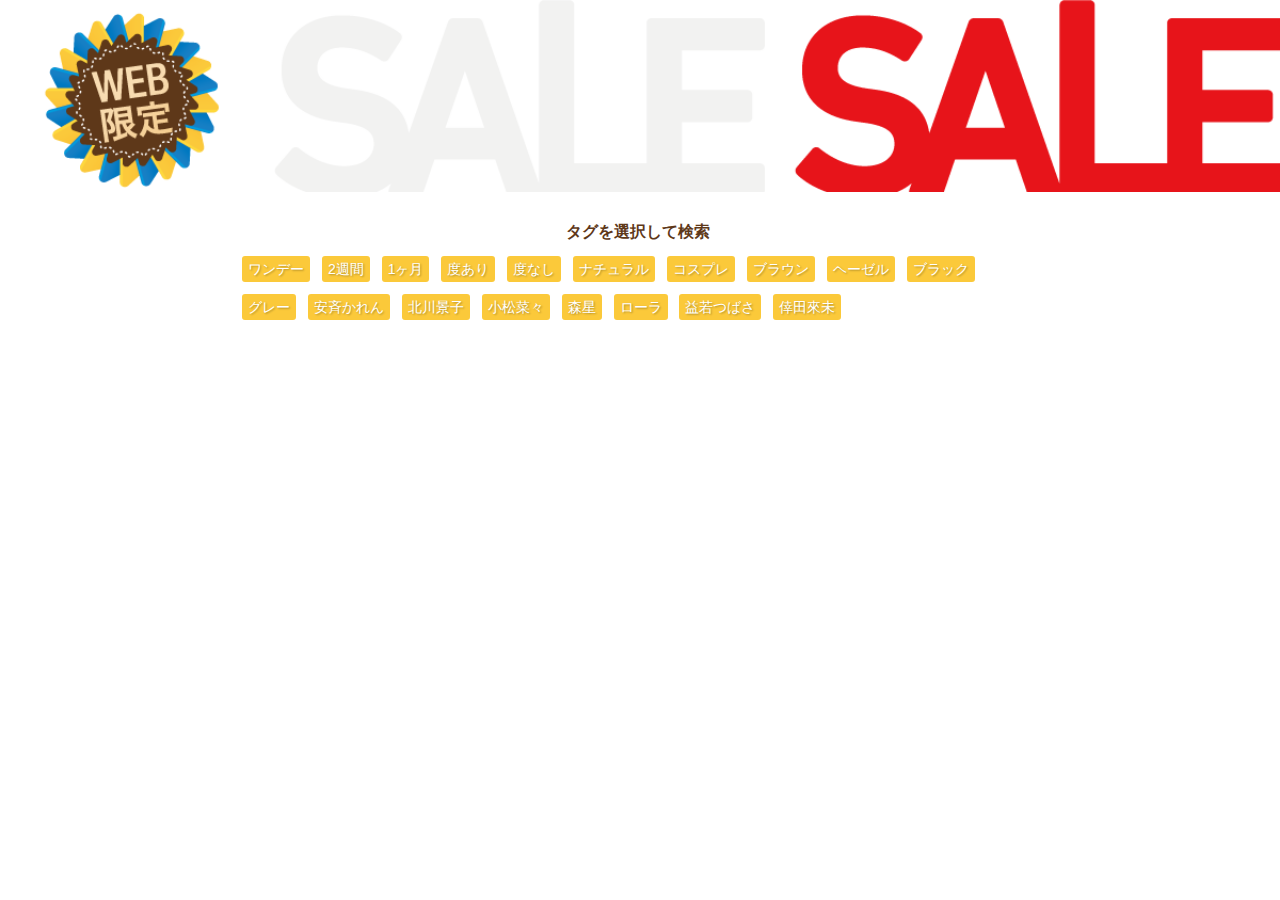
<file: 20200919/index.html>
<!DOCTYPE html>
<html lang="en">
  <head>
    <meta charset="UTF-8" />
    <meta name="viewport" content="width=device-width, initial-scale=1.0" />
    <link rel="stylesheet" href="css/reset.css" />
    <link rel="stylesheet" href="css/style.css" />
    <script src="js/jquery-2.1.3.min.js"></script>
    <script src="https://ajax.googleapis.com/ajax/libs/jquery/1.11.1/jquery.min.js"></script>
    <title>カラコンショップ</title>
  </head>
  <body>
    <!-- カラコン -->
    <header id="main">
      <img src="img/e_sale_531_6.png" width="100%" />
    </header>

    <main>
      <form name="search">
        <div class="text">タグを選択して検索</div>
        
        <div class="search-box">
          <input
            type="radio"
            class="check_box"
            name="tag"
            id="tag1"
            value="ワンデー"
          />
          <label class="label" for="tag1">ワンデー</label>
          <input
            type="radio"
            class="check_box"
            name="tag"
            id="tag2"
            value="2週間"
          />
          <label class="label" for="tag2">2週間</label>
          <input
            type="radio"
            class="check_box"
            name="tag"
            id="tag3"
            value="1ヶ月"
          />
          <label class="label" for="tag3">1ヶ月</label>
          <input
            type="radio"
            class="check_box"
            name="tag"
            id="tag4"
            value="度あり"
          />
          <label class="label" for="tag4">度あり</label>
          <input
            type="radio"
            class="check_box"
            name="tag"
            id="tag5"
            value="度なし"
          />
          <label class="label" for="tag5">度なし</label>
          <input
            type="radio"
            class="check_box"
            name="tag"
            id="tag6"
            value="ナチュラル"
          />
          <label class="label" for="tag6">ナチュラル</label>
          <input
            type="radio"
            class="check_box"
            name="tag"
            id="tag7"
            value="コスプレ"
          />
          <label class="label" for="tag7">コスプレ</label>
          <input
            type="radio"
            class="check_box"
            name="tag"
            id="tag8"
            value="ブラウン"
          />
          <label class="label" for="tag8">ブラウン</label>
          <input
            type="radio"
            class="check_box"
            name="tag"
            id="tag9"
            value="ヘーゼル"
          />
          <label class="label" for="tag9">ヘーゼル</label>
          <input
            type="radio"
            class="check_box"
            name="tag"
            id="tag10"
            value="ブラック"
          />
          <label class="label" for="tag10">ブラック</label>
          <input
            type="radio"
            class="check_box"
            name="tag"
            id="tag11"
            value="グレー"
          />
          <label class="label" for="tag11">グレー</label>
          <input
            type="radio"
            class="check_box"
            name="tag"
            id="tag22"
            value="安斉かれん"
          />
          <label class="label" for="tag22">安斉かれん</label>
          <input
            type="radio"
            class="check_box"
            name="tag"
            id="tag23"
            value="北川景子"
          />
          <label class="label" for="tag23">北川景子</label>
          <input
            type="radio"
            class="check_box"
            name="tag"
            id="tag24"
            value="小松菜々"
          />
          <label class="label" for="tag24">小松菜々</label>
          <input
            type="radio"
            class="check_box"
            name="tag"
            id="tag25"
            value="森星"
          />
          <label class="label" for="tag25">森星</label>
          <input
            type="radio"
            class="check_box"
            name="tag"
            id="tag26"
            value="ローラ"
          />
          <label class="label" for="tag26">ローラ</label>
          <input
            type="radio"
            class="check_box"
            name="tag"
            id="tag27"
            value="益若つばさ"
          />
          <label class="label" for="tag27">益若つばさ</label>
          <input
            type="radio"
            class="check_box"
            name="tag"
            id="tag28"
            value="倖田來未"
          />
          <label class="label" for="tag28">倖田來未</label>
        </div>
        <div id="keyword"></div>
      </form>

      <ul id="list"></ul>
    </main>

    <script>
      // ------------------
      // グローバル変数
      // ------------------
      let APPID = "1027306534650996418"; //アプリID *必須
      let AFF = "1d1234e2.3dc1e4f6.1d1234e3.4f94fc78";
      let MAX_PAGE = 1; //最大取得ページ件数
      let HITS = 30; //1ページ当たりの表示件数
      let KEYWORD = encodeURIComponent("カラコン"); //絞り込みしたい単語
      let SORT = encodeURIComponent("-reviewCount"); //レビュー降順

      // ------------------
      // 楽天API
      // ------------------
      $(function () {
        function put_item(item) {
          //ループで表示したいHTML部分を作成
          $("#list").append(
            `
      <li id="item">
        <dl>
          <div id="img">
            <dt>
              <a href="${item.affiliateUrl}" target="_blank">
                <img src="${item.mediumImageUrls[0].imageUrl.replace(
                  "?_ex=128x128",
                  ""
                )}">
              </a>
              </dt>
          </div> 
        <div id="right">
          <dd class="itemName"><a href="${item.affiliateUrl}" target="_blank">${
              item.itemName
            }</a></dd>
          <dd class="itemPrice">
            <a href="${item.affiliateUrl}" target="_blank">${
              item.itemPrice
            }<span>円(税込)</span>
              <span class="point">ポイント${
                item.pointRate
              }倍</span>                
              </a>                
          </dd>
          <div class="detail">
            <dd class="accordion_header">商品詳細</dd>              
            <div class="accordion_inner">
              <div class="accordion_box">${item.itemCaption}</div>
          </div> 
        </dl>
      </li>
      `
          );
        }

        //ajax
        function search_rakuten(page) {
          $.ajax({
            url:
              "https://app.rakuten.co.jp/services/api/IchibaItem/Search/20170706?format=json&applicationId=" +
              APPID +
              "&affiliateId=" +
              AFF +
              "&keyword=" +
              KEYWORD +
              "&sort=" +
              SORT +
              "&page=" +
              page +
              "&hits=" +
              HITS,
            type: "get",
            dataType: "json",
            timeout: 10000,
            async: "true",
          })
            //読み込み成功時の処理
            .done(function (data) {
              // 1商品ずつhtml置く
              goods = data.Items;

              for (let i in goods) {
                put_item(goods[i].Item);

                // 検索母集団と絞り込みたいキーワード指定
                $('input[name="tag"]').on("click", function tags() {
                  let tags = [];
                  tags.push($(this).val()); // 配列に値を追加
                  $("#keyword").html(tags + "で絞り込み");

                  const Name = goods[i].Item.itemName;
                  const Caption = goods[i].Item.itemCaption;
                  const string = Name + Caption;

                  console.log(string);

                  if (string.indexOf(tags) > -1) {
                    console.log("true");
                    console.log(item[i]);
                    $(item[i]).show();
                  } else {
                    console.log("false");
                    console.log(item[i]);
                    $(item[i]).hide();
                  }
                });
              }

              // アコーディオン
              $(".accordion_header").on("click", function () {
                $(this).next().slideToggle(); // クリックでコンテンツを開閉
                $(this).toggleClass("open"); //矢印の向きを変更
              });
            })
            //読み込み失敗時の処理
            .fail(function (data) {
              console.log("読み込みエラー");
            });
        }

        search_rakuten(1);
      });
    </script>
  </body>
</html>
</file>
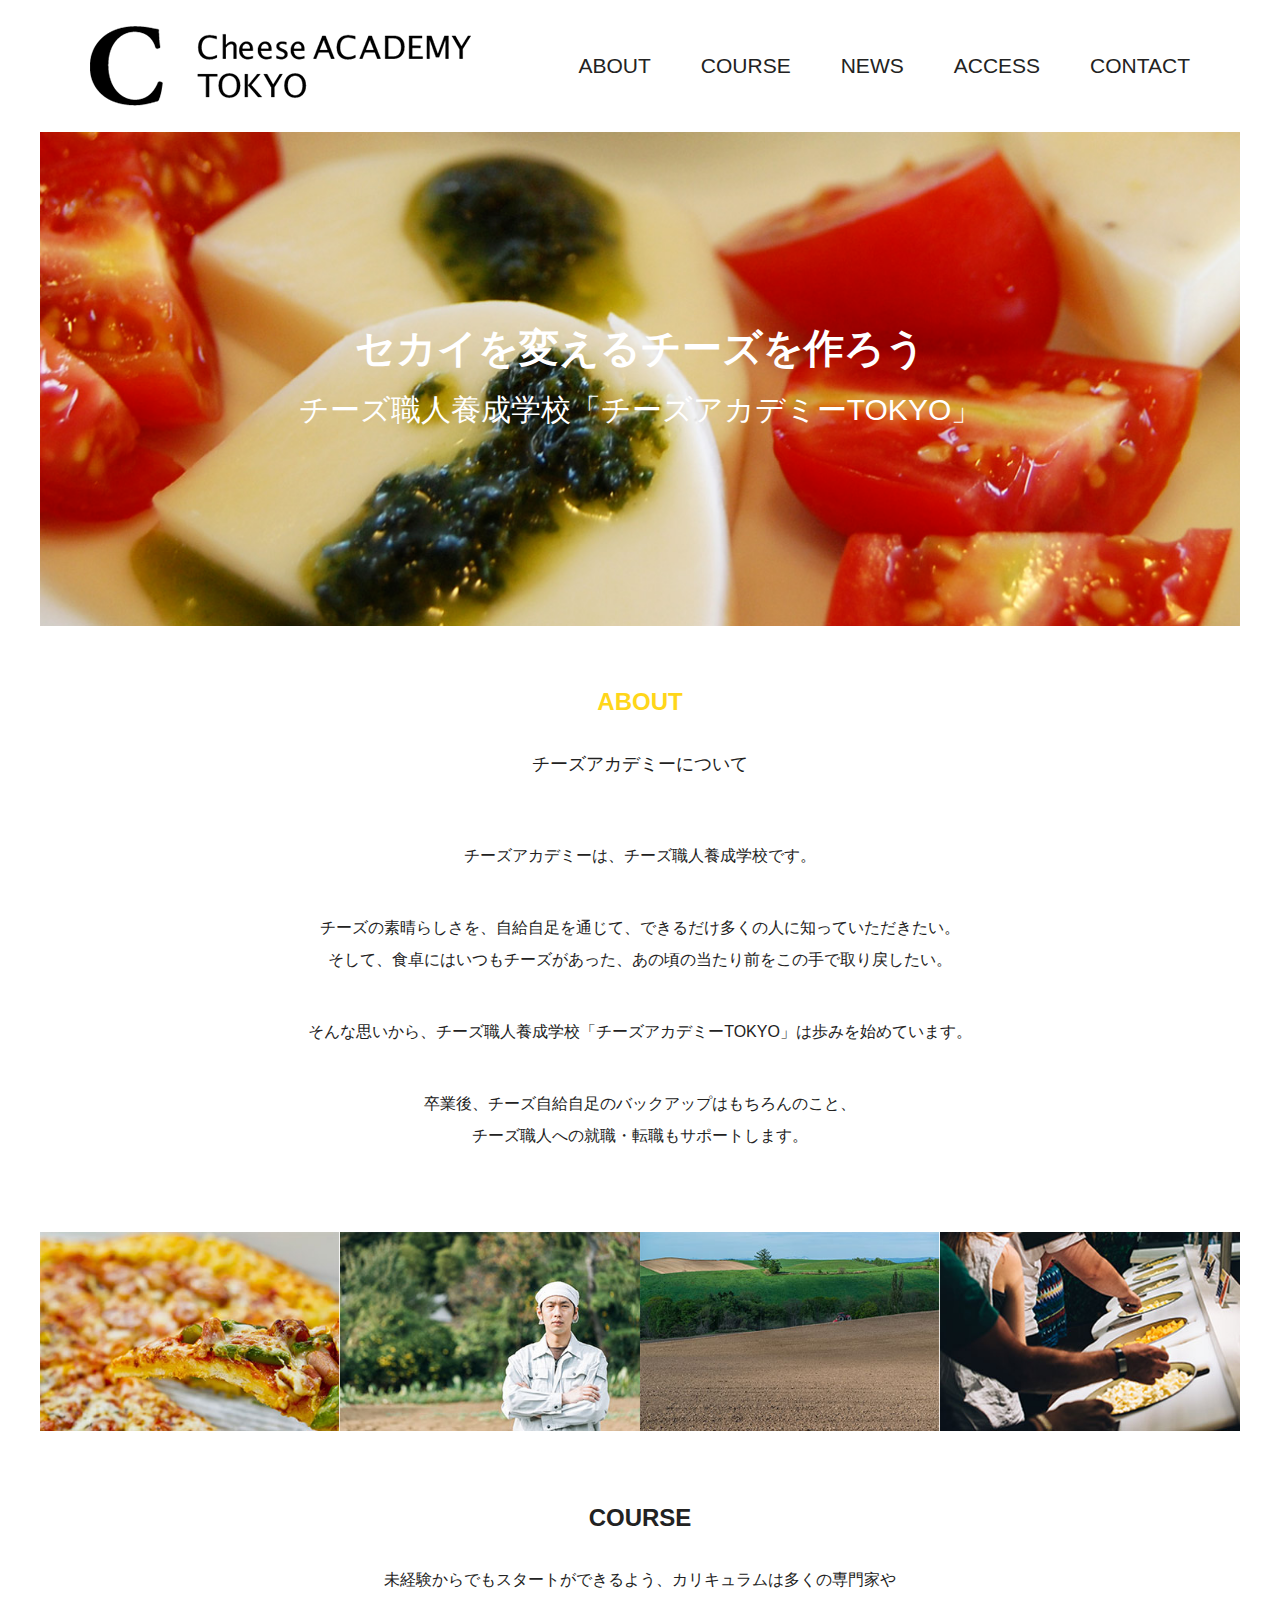
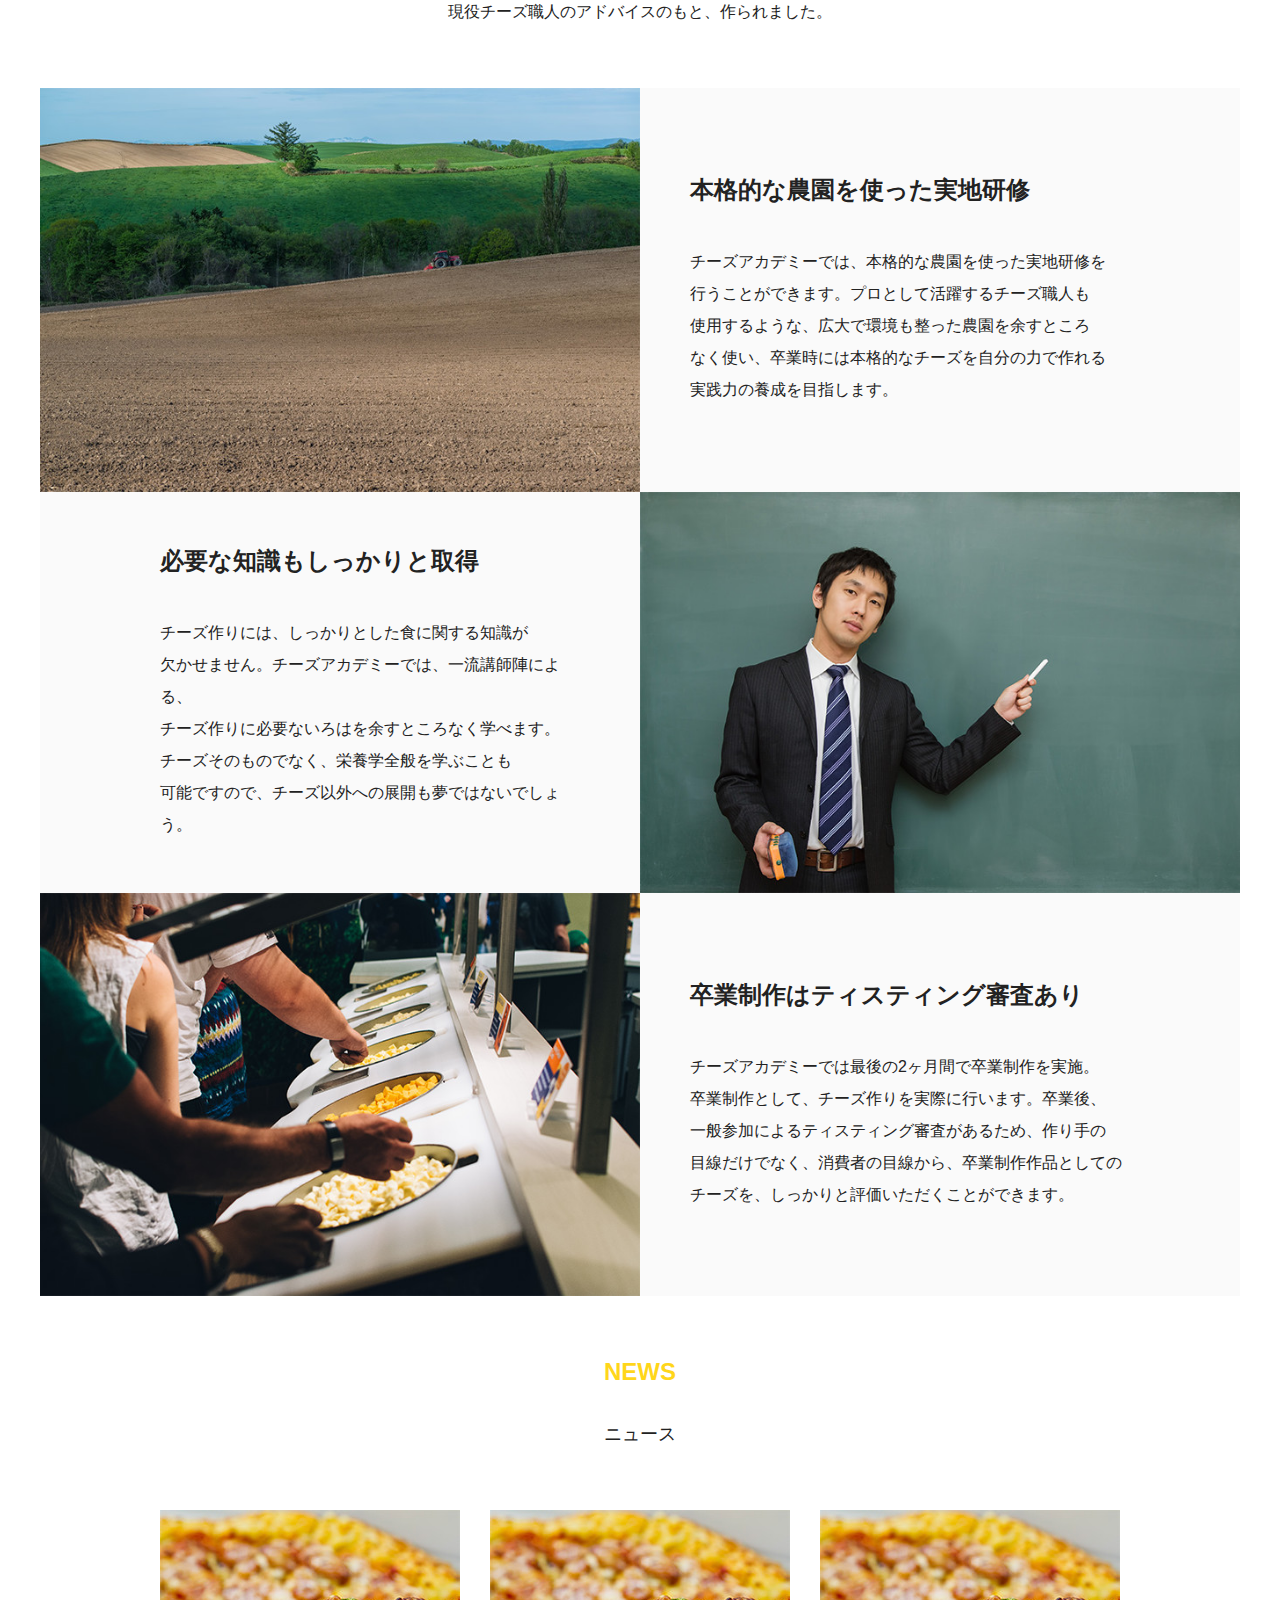
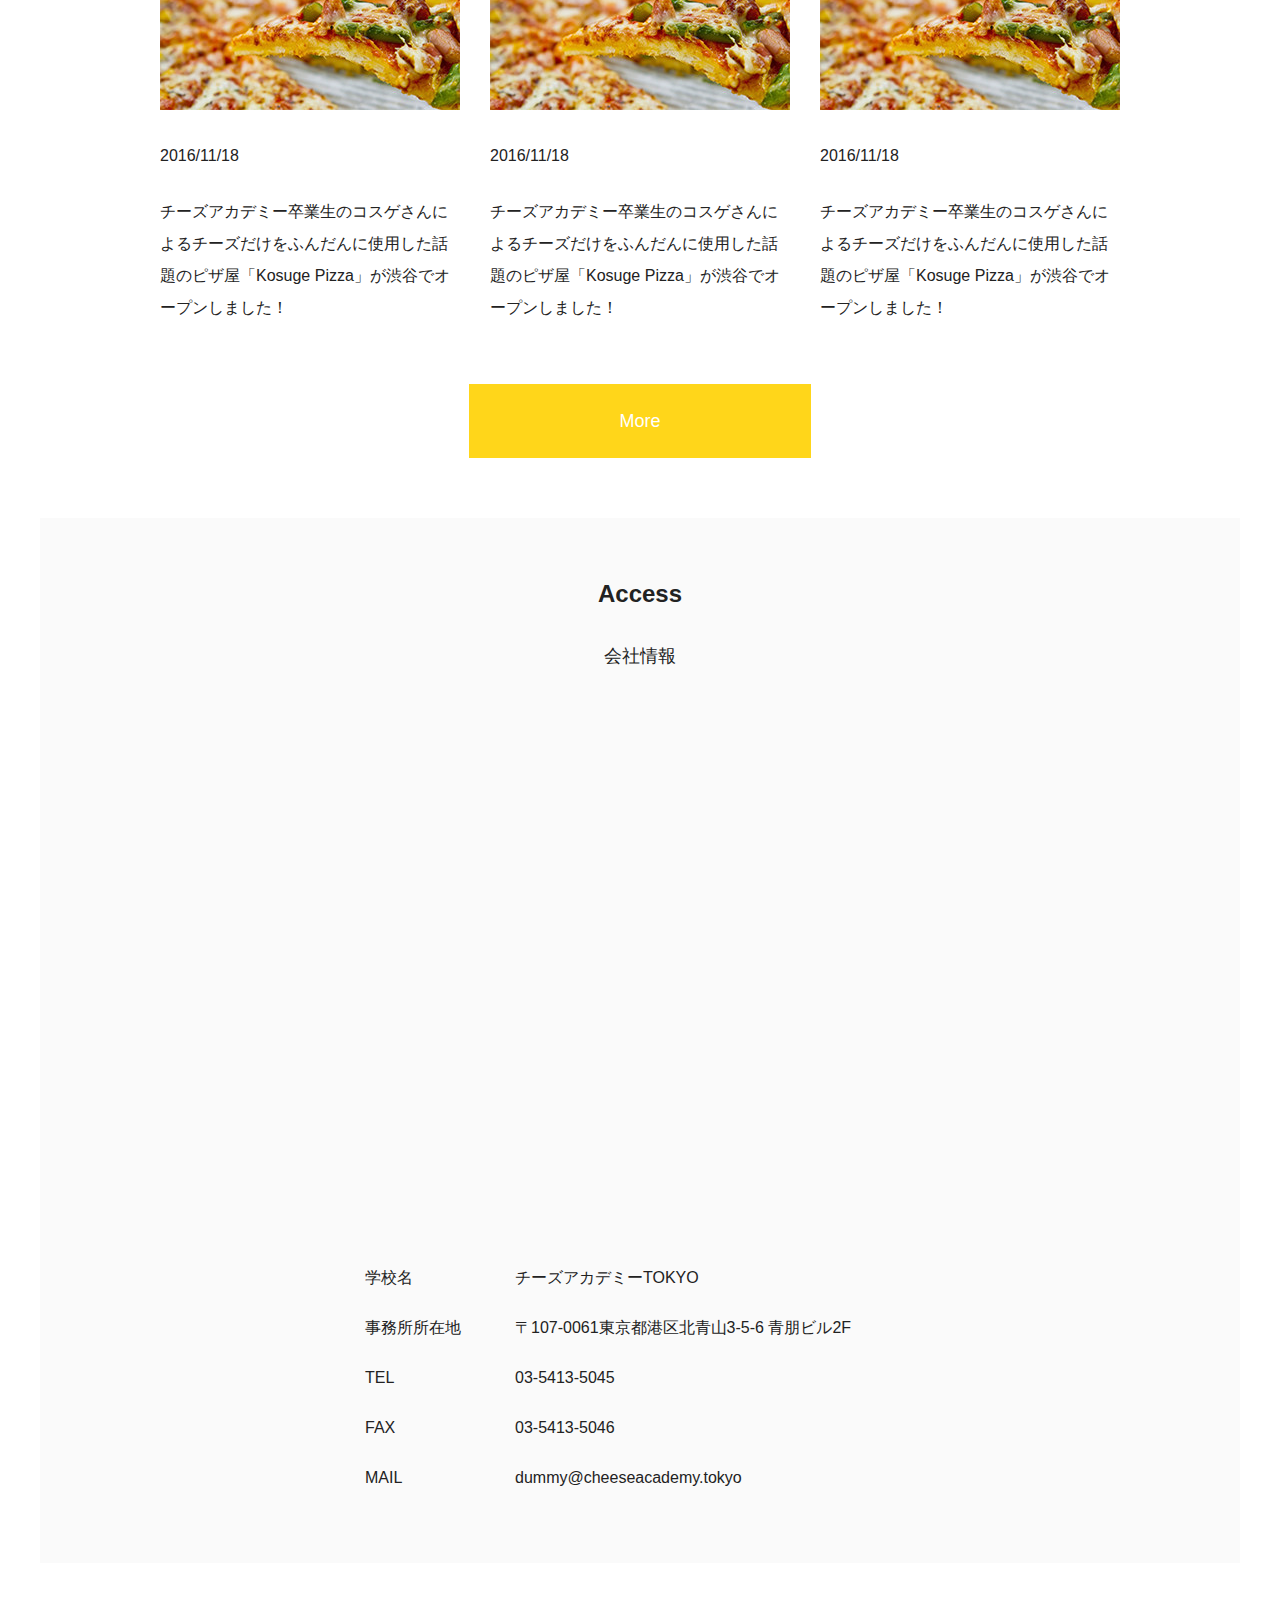
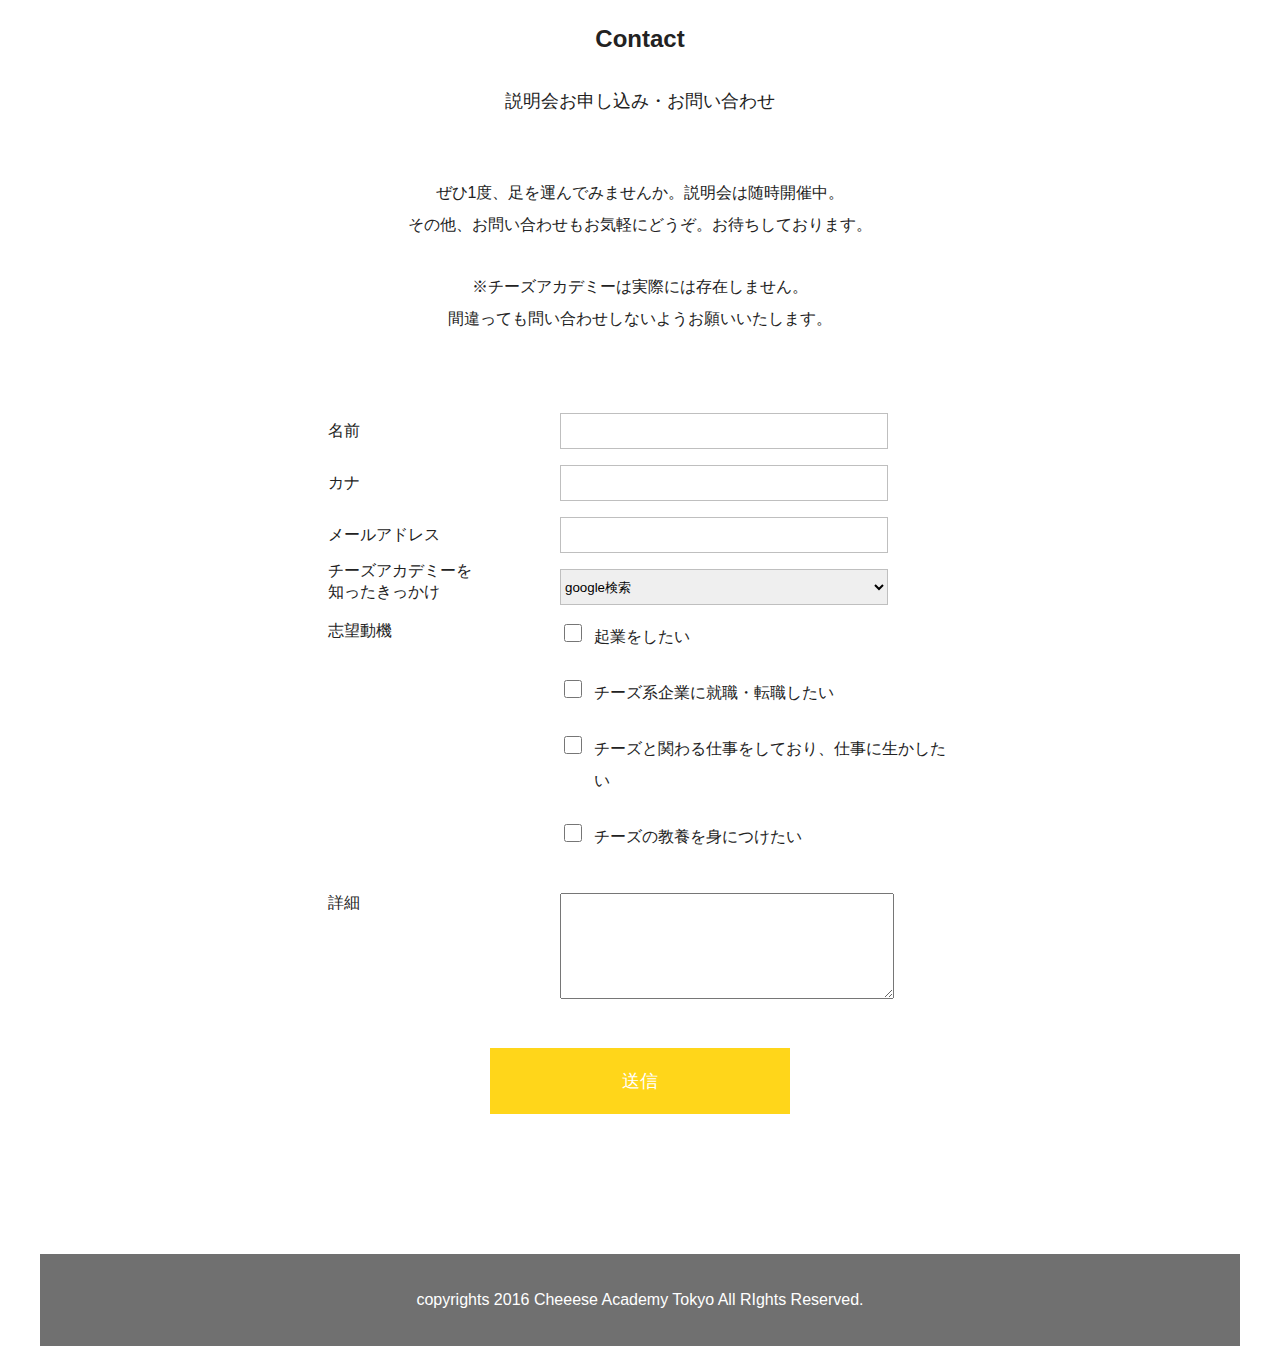
<file: html_mori_44/index.html>
<!DOCTYPE html>
<html lang="ja">

<head>
  <meta charset="UTF-8">
  <meta name="viewport" content="width=device-width, initial-scale=1.0">
  <meta http-equiv="X-UA-Compatible" content="ie=edge">
  <title>チーズアカデミー</title>
  <meta name="description" content="チーズアカデミーは、チーズ職人養成学校です。チーズの素晴らしさを、自給自足を通じて、できるだけ多くの人に知っていただきたい。そして、食卓にはいつもチーズがあった、あの頃の当たり前をこの手で取り戻したい。そんな思いから、チーズ職人養成学校「チーズアカデミーTOKYO」は歩みを始めています。">
  <meta property="og:title" content="チーズ職人養成学校「チーズアカデミーTOKYO」">
  <meta property="og:type" content="website">
  <meta property="og:url" content="#">
  <meta property="og:site_name" content="チーズ職人養成学校「チーズアカデミーTOKYO」">
  <meta property="og:description" content="チーズアカデミーは、チーズ職人養成学校です。チーズの素晴らしさを、自給自足を通じて、できるだけ多くの人に知っていただきたい。そして、食卓にはいつもチーズがあった、あの頃の当たり前をこの手で取り戻したい。そんな思いから、チーズ職人養成学校「チーズアカデミーTOKYO」は歩みを始めています。">
  <link rel="stylesheet" href="css/reset.css">
  <link rel="stylesheet" href="css/style.css">
</head>

<body>
  <div class="wrap">

    <header>
      <ul>
        <li><a href="#about">ABOUT</a></li>
        <li><a href="#course">COURSE</a></li>
        <li><a href="#news">NEWS</a></li>
        <li><a href="#access">ACCESS</a></li>
        <li><a href="#contact">CONTACT</a></li>
      <ul>
    </header>
    <!-- /#header -->

    <div class="mainvisual">
      <div>  
        <p>セカイを変えるチーズを作ろう</p>
        <h1>チーズ職人養成学校「チーズアカデミーTOKYO」</h1>
      </div>
    </div>  
    <!-- /.mainvisual -->  
  
    <main>
      <a id="about"></a>
      <section class="about">
        <h2 class="yellow">ABOUT</h2>
        <p class="sub-title">チーズアカデミーについて</p>

        <div class="about-text">  
          <p class="about-p">チーズアカデミーは、チーズ職人養成学校です。</p>
          <p class="about-p">チーズの素晴らしさを、自給自足を通じて、できるだけ多くの人に知っていただきたい。<br> 
          そして、食卓にはいつもチーズがあった、あの頃の当たり前をこの手で取り戻したい。</p>
          <p class="about-p">そんな思いから、チーズ職人養成学校「チーズアカデミーTOKYO」は歩みを始めています。</p>
          <p class="about-p">卒業後、チーズ自給自足のバックアップはもちろんのこと、<br>
            チーズ職人への就職・転職もサポートします。</p>         
        </div>
        <div class="about-img">
          <img src="./img/about_04.jpg" alt=""><img src="./img/about_03.jpg" alt=""><img src="./img/about_02.jpg" alt=""><img src="./img/about_01.jpg" alt="">
        </div>
      </section>

     <a id="course"></a>
      <section class="course"> 
        <h2>COURSE</h2>
        <div class="course-text">
          <p>未経験からでもスタートができるよう、カリキュラムは多くの専門家や<br>
          現役チーズ職人のアドバイスのもと、作られました。</p> 
        </div>

        <div class="course-box">
          <img src="./img/course_01.jpg" alt="">
          <div class="course-caption">
            <div class="r">
              <h3>本格的な農園を使った実地研修</h3>
              <p>チーズアカデミーでは、本格的な農園を使った実地研修を<br>
                行うことができます。プロとして活躍するチーズ職人も<br>
                使用するような、広大で環境も整った農園を余すところ<br>
                なく使い、卒業時には本格的なチーズを自分の力で作れる<br>
                実践力の養成を目指します。
              </p>
            </div>  
          </div>
        </div>

        <div class="course-box">
          <div class="course-caption">
            <div class="l">
              <h3>必要な知識もしっかりと取得</h3>
              <p>チーズ作りには、しっかりとした食に関する知識が<br>
                欠かせません。チーズアカデミーでは、一流講師陣による、<br>
                チーズ作りに必要ないろはを余すところなく学べます。<br>
                チーズそのものでなく、栄養学全般を学ぶことも<br>
                可能ですので、チーズ以外への展開も夢ではないでしょう。
              </p>
            </div>    
          </div>
           <img src="./img/course_02.jpg" alt="">

        </div>

        <div class="course-box">
          <img src="./img/course_03.jpg" alt=""> 
          <div class="course-caption">
            <div class="r">
              <h3>卒業制作はティスティング審査あり</h3>
              <p>チーズアカデミーでは最後の2ヶ月間で卒業制作を実施。<br>
                卒業制作として、チーズ作りを実際に行います。卒業後、<br>
                一般参加によるティスティング審査があるため、作り手の<br>
                目線だけでなく、消費者の目線から、卒業制作作品としての<br>
                チーズを、しっかりと評価いただくことができます。
              </p>
            </div>
          </div>

        </div>
      </section>
  
      <a id="news"></a>
      <section class="news">      
        <h2 class="yellow">NEWS</h2>
        <p class="sub-title">ニュース</p>

        <div class="news-outerbox">
          <a class="news-inbox" href="#">
            <img src="./img/news_img.jpg" alt="">
            <p class="news-day">2016/11/18</p>
            <p class="news-text">チーズアカデミー卒業生のコスゲさんによるチーズだけをふんだんに使用した話題のピザ屋「Kosuge Pizza」が渋谷でオープンしました！</p>
          </a>

          <a class="news-inbox" style="margin: 0 30px;" href="#">
            <img src="./img/news_img.jpg" alt="">
            <p class="news-day">2016/11/18</p>
            <p class="news-text">チーズアカデミー卒業生のコスゲさんによるチーズだけをふんだんに使用した話題のピザ屋「Kosuge Pizza」が渋谷でオープンしました！</p>
          </a>

          <a class="news-inbox" href="#">
            <img src="./img/news_img.jpg" alt="">
            <p class="news-day">2016/11/18</p>
            <p class="news-text">チーズアカデミー卒業生のコスゲさんによるチーズだけをふんだんに使用した話題のピザ屋「Kosuge Pizza」が渋谷でオープンしました！</p>
          </a>
      </div>
      
      <a class="button" href="#">More</a>
      
      </section>
  
      <a id="access"></a>
      <section class="access">
        <h2>Access</h2>
        <p class="sub-title">会社情報</p>
        <iframe src="https://www.google.com/maps/embed?pb=!1m18!1m12!1m3!1d3241.3964448165293!2d139.7119021159051!3d35.66723918019745!2m3!1f0!2f0!3f0!3m2!1i1024!2i768!4f13.1!3m3!1m2!1s0x60188c9fa9e2e881%3A0x35396adb5ba7ce03!2z44K444O844K644Ki44Kr44OH44Of44O85p2x5Lqs77yP6LW35qWt5a6244Ko44Oz44K444OL44Ki6aSK5oiQ5a2m5qCh77yI44OX44Ot44Kw44Op44Of44Oz44Kw77yJ!5e0!3m2!1sja!2sjp!4v1596961982523!5m2!1sja!2sjp" width="1200" height="450" frameborder="0" style="border:0;" allowfullscreen="" aria-hidden="false" tabindex="0"></iframe>     
    
      <div class="access-outerbox">
        <div class="access-inbox">
          <p class="access-left">学校名</p>
          <p class="access-right">チーズアカデミーTOKYO</p> 
        </div>
        <div class="access-inbox">
          <p class="access-left">事務所所在地</p>
          <p class="access-right">〒107-0061東京都港区北青山3-5-6 青朋ビル2F</p> 
        </div>
        <div class="access-inbox">
          <p class="access-left">TEL</p>
          <p class="access-right">03-5413-5045</p> 
        </div> 
        <div class="access-inbox">
          <p class="access-left">FAX</p>
          <p class="access-right">03-5413-5046</p> 
        </div> 
        <div class="access-inbox">
          <p class="access-left">MAIL</p>
          <p class="access-right">dummy@cheeseacademy.tokyo</p> 
        </div> 
      </div>
      </section>

      <a id="contact"></a>
      <section class="contact">
        <h2>Contact</h2>
        <p class="sub-title">説明会お申し込み・お問い合わせ</p>
        
        <p>ぜひ1度、足を運んでみませんか。説明会は随時開催中。<br>
      その他、お問い合わせもお気軽にどうぞ。お待ちしております。</p> 
            
        <p class="chuki">※チーズアカデミーは実際には存在しません。<br>
      間違っても問い合わせしないようお願いいたします。</p>


      <form action="#" method="POST">
        <dl>
          <div class="middle"> 
            <dt><label for="name">名前</label></dt>
            <dd><input class="form" type="text" name="name" id="name"></dd>  
          </div>

          <div class="middle">  
            <dt><label for="kana">カナ</label></dt>
            <dd><input class="form" type="text" name="kana" id="kana"></dd>  
          </div>

          <div class="middle">
            <dt><label for="email">メールアドレス</label></dt>
            <dd><input class="form" type="email" name="email" id="email"></dd>  
          </div>

          <div>  
            <dt><label for="trigger">チーズアカデミーを<br>知ったきっかけ</label></dt>
            <dd>
              <select class="form" name="trigger">
                <option label="google検索" id="google" value="google検索">google検索</option>
                <option label="SNS" id="sns" value="SNS">SNS</option>
                <option label="紹介" id="referral" value="紹介">紹介</option>
                <option label="たまたま通りかかった" id="passing" value="たまたま通りかかった">たまたま通りかかった</option>
                <option label="その他" id="other" value="その他">その他</option>
              </select>
            </dd>
          </div>

          <div>   
            <dt class="top"><label for="douki">志望動機</label></dt>
            <dd>              
              <div class="checkbox"><input type="checkbox" name="douki" value="1">起業をしたい</div>
              <div class="checkbox"><input type="checkbox" name="douki" value="2">チーズ系企業に就職・転職したい</div>
              <div class="checkbox"><input type="checkbox" name="douki" value="3">チーズと関わる仕事をしており、仕事に生かしたい</div>
              <div class="checkbox"><input type="checkbox" name="douki" value="4">チーズの教養を身につけたい</div>
            </dd>
          </div>

          <div>
            <dt class="top"><label for="detail">詳細</label></dt>
            <dd><textarea name="detail" id="detail"></textarea></dd>
          </div>
        </dl>  


        <input class="button" type="submit" value="送信">

      </form>

      </section>
      <!-- /.contact -->
    
    </main>

    <footer>
      <small>copyrights 2016 Cheeese Academy Tokyo All RIghts Reserved.</small>
    </footer>
    <!-- /.#footer -->

  </div>


  <script src="https://code.jquery.com/jquery-3.2.1.min.js"></script>
  <script src="js/main.js"></script>
</body>

</html>
</file>
<file: 20200919/css/style.css>
body {
  margin: 0;
  padding: 0;
  text-align: left;
  font-family: "ヒラギノ角ゴ ProN W3", "Hiragino Kaku Gothic ProN",
    "游ゴシック Medium", "Yu Gothic Medium", "游ゴシック体", "YuGothic",
    "メイリオ", "Meiryo", sans-serif;
  margin-right: auto;
  margin-left: auto;
  background: #fff;
  font-size: 14px;
  color: #5e3819;
}

main{
  text-align: center;
}

a:hover {
  opacity: 0.5;
}

form {
  margin: 20px 20px 0px;
  max-width: 800px;
  display: inline-block;
  text-align: left;
}

label {
  cursor: pointer;
  padding: 6px;
  border: 2px solid #fff;
  border-radius: 5px;
  margin: 4px 2px;
  color: #fff;
  background-color: #fbc93a;
  display: inline-block;
  text-shadow: 1px 1px 2px rgba(0, 0, 0, 0.3);
}

input {
  display: none;
}

.check_box:checked + .label {
  background-color: #097bc2;
}

#search_area {
  margin-bottom: 24px;
  text-align: center;
}

/* #search_button {
  background-color: transparent;
  border: 2px solid #fff;
  cursor: pointer;
  outline: none;
  appearance: none;
  background: #e7141a;
  color: #fff;
  font-weight: bold;
  font-size: 18px;
  border-radius: 10px;
  padding: 6px;
  width: 160px;
  text-shadow: 1px 1px 2px rgba(0, 0, 0, 0.3);
} */

button:hover {
  opacity: 0.5;
}

.hidden {
  display: none;
}

table {
  margin: 0 auto;
}

.text{
  text-align: center;
  font-size: 16px;
  font-weight: bold;
  margin: 10px;
}

#keyword{
  display: inline-block;
  text-align: left;
  margin-top:20px;
}

#list{
  display: inline-block;
  text-align: left;
}

#item {
  margin: 20px;
  padding: 6px;
  border-radius: 20px;
  border: 1px solid #5e3819;
  display: flex;
  background: #fff;
  max-width: 800px;
  box-shadow: 2px 2px 10px #ccc, -2px -2px 1px #ffffff;

}

a img {
  width: 100px;
  border-radius: 10px;
  border: 2px solid #fff;
}

#img {
  padding: 4px;
}

dl {
  display: flex;
  padding: 4px;
}

#right {
  margin-left: 10px;
  font-size: 12px;
}

.itemName a {
  color: #5e3819;
}

.itemPrice {
  padding-top: 10px;
  font-size: 20px;
  font-weight: bold;
}
.itemPrice a {
  padding-top: 10px;
  color: #e7141a;
}

.itemPrice span {
  font-size: 12px;
}

.point {
  background-color: #e7141a;
  padding: 4px 6px;
  margin-left: 6px;
  font-size: 12px;
  color: #fff;
  border-radius: 16px;
  display: table-cell;
}

.accordion_header {
  margin: 10px 0;
  padding: 6px;
  color: #5e3819;
  border-radius: 4px;
  border: solid 1px #5e3819;
  cursor: pointer;
  position: relative;
}

.accordion_header:hover {
  opacity: 0.5;
}

.accordion_header:after {
  content: "";
  position: absolute;
  right: 10px;
  top: 20%;
  transition: all 0.2s ease-in-out;
  display: block;
  width: 8px;
  height: 8px;
  border-top: solid 1px #5e3819;
  border-right: solid 1px #5e3819;
  -webkit-transform: rotate(135deg);
  transform: rotate(135deg);
}

/* .accordion_header.open:after { */
.accordion_header.open:after {
  -webkit-transform: rotate(-45deg);
  transform: rotate(-45deg);
  top: 45%;
}

.accordion_inner {
  display: none;
  font-size: 6px;
}
</file>
<file: html_mori_44/css/style.css>
/* ここから下に記載していく */
body{
    font-size: 16px;
    color: #222222;
    line-height: 200%;
    font-family:"ヒラギノ角ゴ ProN W3", "Hiragino Kaku Gothic ProN", "游ゴシック Medium", "Yu Gothic Medium", "游ゴシック体", "YuGothic", "メイリオ", "Meiryo", sans-serif;
}

.wrap {
    width: 1200px;
    margin: auto;

}

header {
    background-image: url(../img/header_logo.png);
    background-repeat: no-repeat;
    background-position: left center;
    display: flex;
    text-align: right;
    margin-left: 50px;
}

header ul {
    margin: 0 0 0 auto;
    display: flex;
    font-size: 21px;

}

header li {
    margin: 50px 50px 50px 0;
}

header a {
    position: relative;
    display: inline-block;
    text-decoration: none;
    color: #222;
  }

 header a::after {
    position: absolute;
    bottom: -4px;
    left: 0;
    content: '';
    width: 100%;
    height: 2px;
    background: #222;
    transform: scale(0, 1);
    transform-origin: left top;
    transition: transform .3s;
  }
 
header a:hover::after {
    transform: scale(1, 1);
  }

.mainvisual {
    background-image: url(../img/mainbg.png);
    background-repeat: no-repeat;
    background-position: center center;
    background-size: cover;
    font-size: 40px;
    color: white;
    text-align: center;
    font-weight: bold;
    padding: 200px;
}

h1{
    font-size: 30px;
    margin-top: 30px;
    font-weight: normal;
}

h2{
    font-size: 24px;
    font-weight: bold;
    margin-bottom:30px;
}

h2.yellow{
    color: #ffd61a;
}

.about{
    padding: 60px 0 0;
    text-align: center;

}

.sub-title{
    font-size: 18px;
    margin-bottom: 60px;
}

.about-text {
    margin-bottom: 80px;
}


p.about-p {
    margin-bottom: 40px;
}

.about—img{
    display: flex;
    justify-content: center;
    margin-bottom: -10px;
    height: 200px;
}

.about img{
    width: 25%;
    
}

.course{
    padding: 60px 0 0;
    text-align: center;

}

.course-text p{
    margin-bottom: 60px;
}


.course-box{
    display: flex;
    align-items: center;
    justify-content: center;
    width: 1200px;
    margin: auto;
    background: #fafafa;
}

.course-box img{
    width: 600px;
    max-width: 100%;
}

.course-caption{
    width: 600px;
    text-align: left;
}


h3{
    font-size: 24px;
    font-weight: bold;
    margin-bottom: 40px;

}

.r{
    width: 480px;
    padding-left: 50px;
}

.l{
    width: 430px;
    margin:0 50px 0 auto;
}

.news{
    padding: 60px 0;
    text-align: center;
}

.news-outerbox{
    display: flex;
    justify-content: center;
    margin-bottom: 60px;
}

a.news-inbox{
    width: 300px;
    text-align: left;
}

.news-inbox:hover{
    opacity: 0.5 ;
}

.news img{
    vertical-align: top;
}

.news-day{
    padding: 30px 0 24px;
    color: #222222;

}

.news-text{
    color: #222222;

}


.button{
    margin: auto;
    background: #ffd61a;
    width: 300px;
    padding: 21px;
    text-align: center;
    font-size: 18px;
    color: white;
    display: block;
    border: none;
}

.button:hover{
    opacity: 0.5 ;
}

.access{
    padding: 60px 0;
    text-align: center;
    background: #fafafa;
}

.access-outerbox{
    padding-top: 60px;
    justify-content: center;
    width: 550px;
    margin: auto;
}

.access-inbox{
    display: flex;
    justify-content: left;
    line-height: 50px;
}

.access-left{
    justify-content: left;
    width: 150px;
    text-align: left;

}

.access-right{
    justify-content: left;
}

.contact{
    margin: 60px 0 140px;
    text-align: center;
}

.chuki{
    margin: 30px 0 70px;

}

dl{
    margin-bottom: 30px;
}

dl div{
    display: flex;
    margin: auto;
    justify-content: center;
}

.middle{
    align-items: center;
}

.top{
    padding-top: 8px;
}

dt{
    width: 240px;
    text-align: left;
    line-height: normal;
}

dt label{
    padding:0 64px 0 16px;
    display: inline-block;
}


dd{
    width: 400px;
    margin: 8px;
    text-align: left;
}


input.form{
    width: 322px;
    height: 32px;
    border: #bfbfbf 1px solid;
}

select.form{
    width: 328px;
    height: 36px;
    border: #bfbfbf 1px solid;
}


.checkbox{
    padding: 0 0 24px;
    justify-content: left;
}

.checkbox input{
    width: 18px;
    height: 18px;
    margin-right: 12px;
}


textarea{
    width: 328px;
    height: 100px;
}

footer{
    padding: 30px;
    background: #707070;
    text-align: center;
    color: white;
}
</file>
